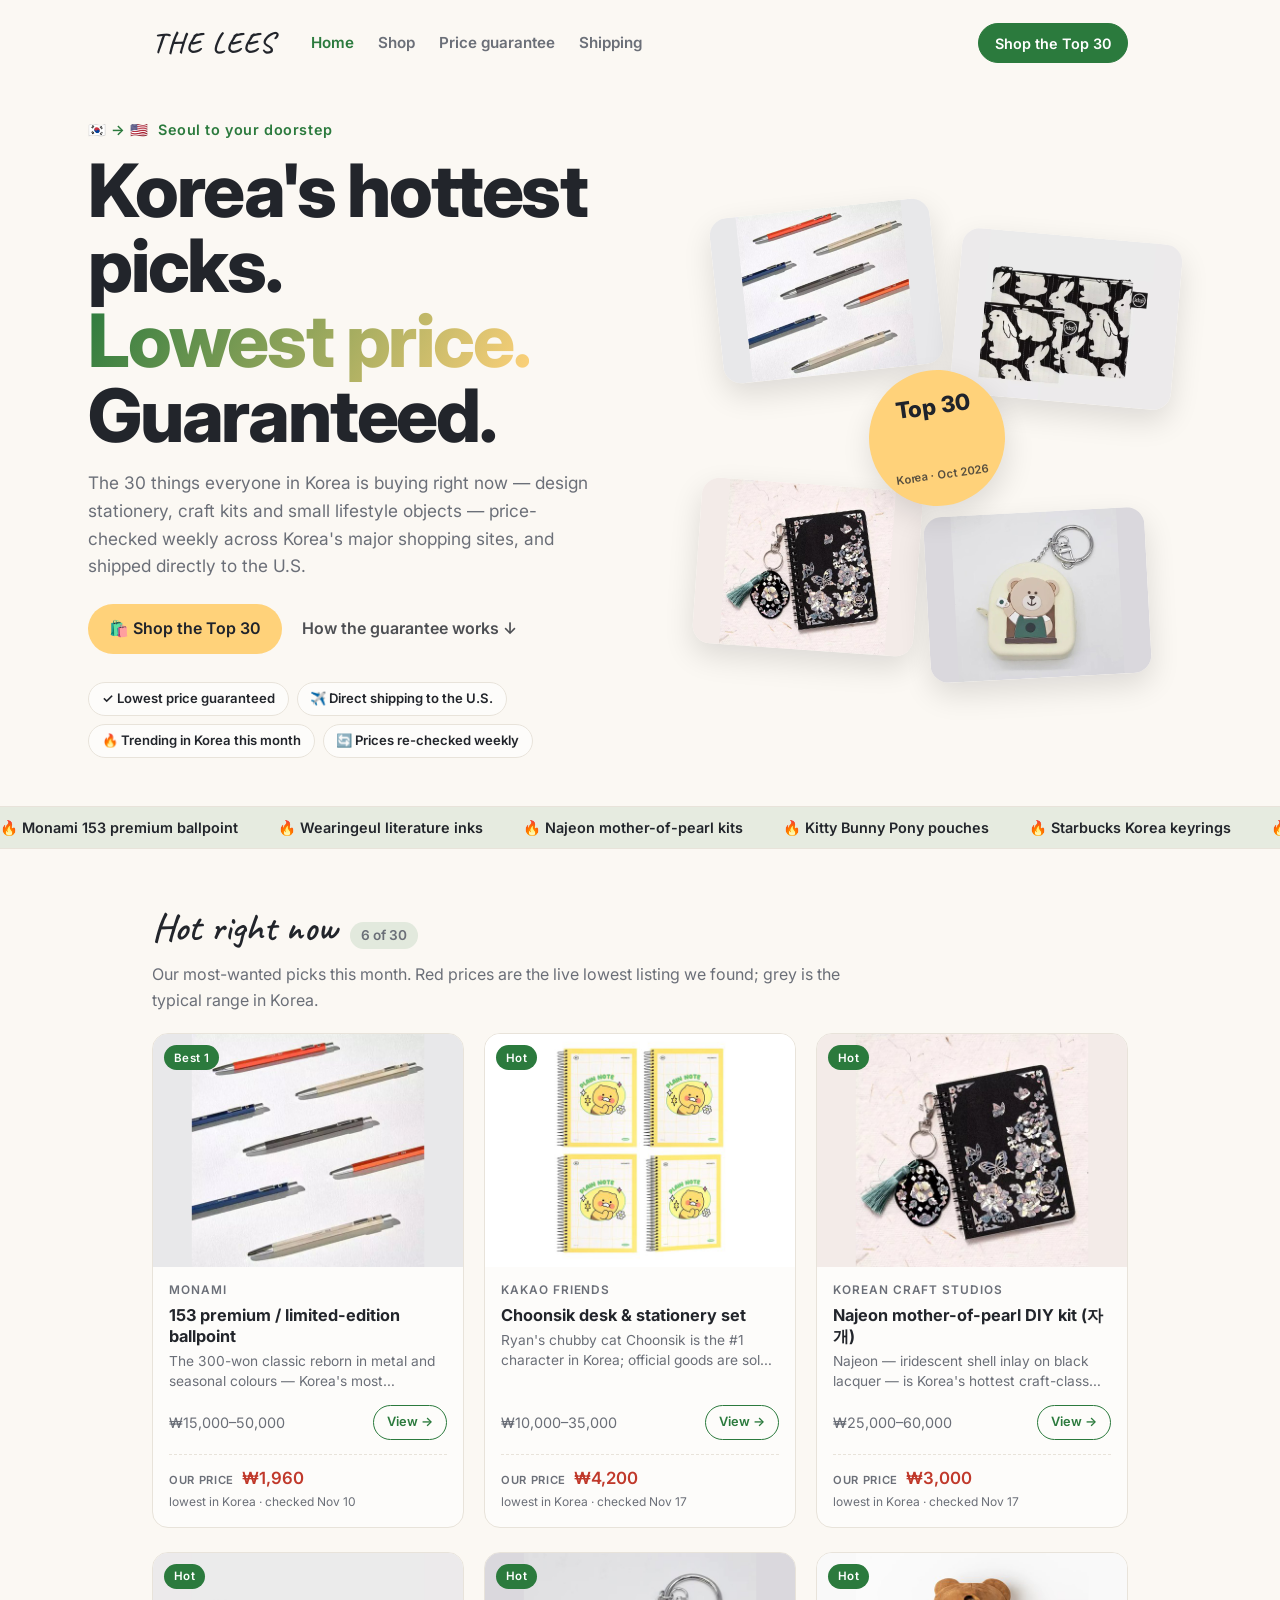
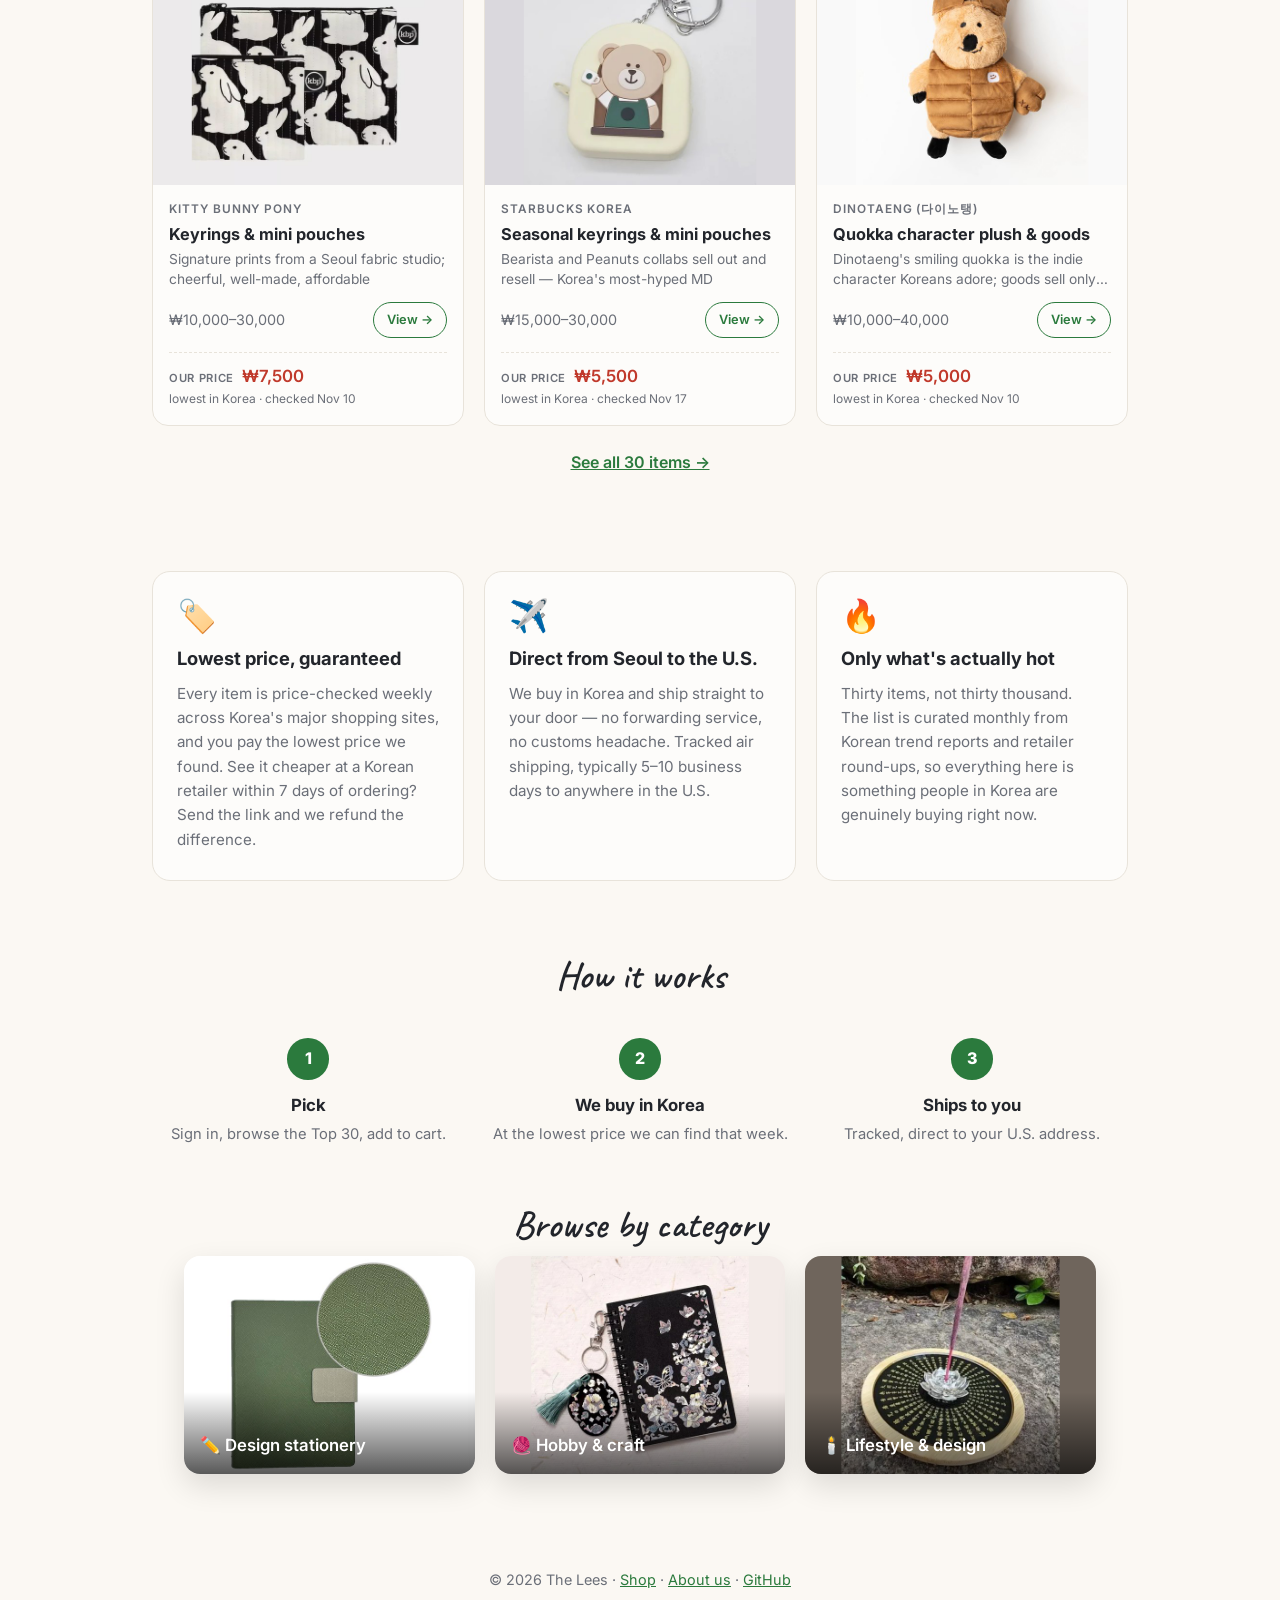
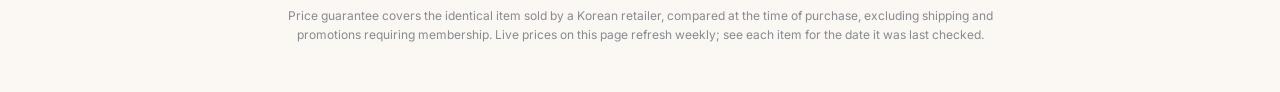
<file: index.html>
<!doctype html>
<html lang="en">
<head>
  <meta charset="utf-8">
  <meta name="viewport" content="width=device-width, initial-scale=1">
  <title>The Lees · Korea's hottest picks, lowest price guaranteed, shipped to the U.S.</title>
  <meta name="description" content="The most popular design stationery, craft kits and lifestyle goods in Korea right now — lowest price guaranteed, shipped directly from Seoul to your door in the U.S.">
  <link rel="preconnect" href="https://fonts.googleapis.com">
  <link href="https://fonts.googleapis.com/css2?family=Caveat:wght@600&family=Inter:wght@400;600;800&display=swap" rel="stylesheet">
  <link rel="stylesheet" href="style.css">
</head>
<body class="home">
  <header class="topbar">
    <a class="brand" href="index.html">The Lees</a>
    <nav>
      <a href="index.html" class="active">Home</a>
      <a href="shopping.html">Shop</a>
      <a href="#guarantee">Price guarantee</a>
      <a href="#shipping">Shipping</a>
    </nav>
    <a class="btn primary" href="shopping.html">Shop the Top 30</a>
  </header>

  <section class="store-hero">
    <div class="store-hero-text">
      <p class="kicker">🇰🇷 → 🇺🇸 &nbsp;Seoul to your doorstep</p>
      <h1>Korea's hottest picks.<br><span class="hl">Lowest price.</span><br>Guaranteed.</h1>
      <p class="sub">The 30 things everyone in Korea is buying right now — design stationery, craft kits and small lifestyle objects — price-checked weekly across Korea's major shopping sites, and shipped directly to the U.S.</p>
      <div class="hero-actions">
        <a class="cta" href="shopping.html">🛍️ Shop the Top 30</a>
        <a class="ghost" href="#guarantee">How the guarantee works ↓</a>
      </div>
      <ul class="trust">
        <li>✓ Lowest price guaranteed</li>
        <li>✈️ Direct shipping to the U.S.</li>
        <li>🔥 Trending in Korea this month</li>
        <li>🔄 Prices re-checked weekly</li>
      </ul>
    </div>
    <div class="store-hero-art" aria-hidden="true">
      <img class="float a" src="img/shop/s1.jpg" alt="">
      <img class="float b" src="img/shop/l6.jpg" alt="">
      <img class="float c" src="img/shop/c11.jpg" alt="">
      <img class="float d" src="img/shop/l9.jpg" alt="">
      <span class="sticker">Top 30<br><small>Korea · Oct 2026</small></span>
    </div>
  </section>

  <div class="ticker" aria-hidden="true">
    <div class="ticker-track">
      <span>🔥 Monami 153 premium ballpoint</span><span>🔥 Wearingeul literature inks</span><span>🔥 Najeon mother-of-pearl kits</span><span>🔥 Kitty Bunny Pony pouches</span><span>🔥 Starbucks Korea keyrings</span><span>🔥 Choonsik desk sets</span><span>🔥 29edition incense</span><span>🔥 Dinotaeng quokka plush</span>
      <span>🔥 Monami 153 premium ballpoint</span><span>🔥 Wearingeul literature inks</span><span>🔥 Najeon mother-of-pearl kits</span><span>🔥 Kitty Bunny Pony pouches</span><span>🔥 Starbucks Korea keyrings</span><span>🔥 Choonsik desk sets</span><span>🔥 29edition incense</span><span>🔥 Dinotaeng quokka plush</span>
    </div>
  </div>

  <section id="hot" class="shop">
    <div class="cat-head">
      <h2><span class="script">Hot right now</span></h2>
      <span class="count">6 of 30</span>
    </div>
    <p class="note">Our most-wanted picks this month. Red prices are the live lowest listing we found; grey is the typical range in Korea.</p>
    <div class="grid">
        <article class="card" data-id="s1">
        <div class="card-img"><span class="badge hot">Best 1</span><a href="product.html?id=s1"><img src="img/shop/s1.jpg" alt="" loading="lazy" width="640" height="480"></a></div>
        <div class="card-body">
          <p class="brand">Monami</p>
          <h3><a href="product.html?id=s1">153 premium / limited-edition ballpoint</a></h3>
          <p class="why">The 300-won classic reborn in metal and seasonal colours — Korea&#x27;s most collectible pen</p>
          <div class="card-foot"><span class="price">₩15,000–50,000</span><a class="add" href="product.html?id=s1">View →</a></div>
        </div>
      </article>
      <article class="card" data-id="s13">
        <div class="card-img"><span class="badge hot">Hot</span><a href="product.html?id=s13"><img src="img/shop/s13.jpg" alt="" loading="lazy" width="640" height="480"></a></div>
        <div class="card-body">
          <p class="brand">Kakao Friends</p>
          <h3><a href="product.html?id=s13">Choonsik desk &amp; stationery set</a></h3>
          <p class="why">Ryan&#x27;s chubby cat Choonsik is the #1 character in Korea; official goods are sold only in Kakao Friends stores</p>
          <div class="card-foot"><span class="price">₩10,000–35,000</span><a class="add" href="product.html?id=s13">View →</a></div>
        </div>
      </article>
      <article class="card" data-id="c11">
        <div class="card-img"><span class="badge hot">Hot</span><a href="product.html?id=c11"><img src="img/shop/c11.jpg" alt="" loading="lazy" width="640" height="480"></a></div>
        <div class="card-body">
          <p class="brand">Korean craft studios</p>
          <h3><a href="product.html?id=c11">Najeon mother-of-pearl DIY kit (자개)</a></h3>
          <p class="why">Najeon — iridescent shell inlay on black lacquer — is Korea&#x27;s hottest craft-class trend, now in take-home kits</p>
          <div class="card-foot"><span class="price">₩25,000–60,000</span><a class="add" href="product.html?id=c11">View →</a></div>
        </div>
      </article>
      <article class="card" data-id="l6">
        <div class="card-img"><span class="badge hot">Hot</span><a href="product.html?id=l6"><img src="img/shop/l6.jpg" alt="" loading="lazy" width="640" height="480"></a></div>
        <div class="card-body">
          <p class="brand">Kitty Bunny Pony</p>
          <h3><a href="product.html?id=l6">Keyrings &amp; mini pouches</a></h3>
          <p class="why">Signature prints from a Seoul fabric studio; cheerful, well-made, affordable</p>
          <div class="card-foot"><span class="price">₩10,000–30,000</span><a class="add" href="product.html?id=l6">View →</a></div>
        </div>
      </article>
      <article class="card" data-id="l9">
        <div class="card-img"><span class="badge hot">Hot</span><a href="product.html?id=l9"><img src="img/shop/l9.jpg" alt="" loading="lazy" width="640" height="480"></a></div>
        <div class="card-body">
          <p class="brand">Starbucks Korea</p>
          <h3><a href="product.html?id=l9">Seasonal keyrings &amp; mini pouches</a></h3>
          <p class="why">Bearista and Peanuts collabs sell out and resell — Korea&#x27;s most-hyped MD</p>
          <div class="card-foot"><span class="price">₩15,000–30,000</span><a class="add" href="product.html?id=l9">View →</a></div>
        </div>
      </article>
      <article class="card" data-id="l14">
        <div class="card-img"><span class="badge hot">Hot</span><a href="product.html?id=l14"><img src="img/shop/l14.jpg" alt="" loading="lazy" width="640" height="480"></a></div>
        <div class="card-body">
          <p class="brand">Dinotaeng (다이노탱)</p>
          <h3><a href="product.html?id=l14">Quokka character plush &amp; goods</a></h3>
          <p class="why">Dinotaeng&#x27;s smiling quokka is the indie character Koreans adore; goods sell only through Korean stores and pop-ups</p>
          <div class="card-foot"><span class="price">₩10,000–40,000</span><a class="add" href="product.html?id=l14">View →</a></div>
        </div>
      </article>
    </div>
    <p class="teaser-more"><a href="shopping.html">See all 30 items →</a></p>
  </section>

  <section id="guarantee" class="pillars">
    <div class="pillar">
      <div class="pillar-icon">🏷️</div>
      <h3>Lowest price, guaranteed</h3>
      <p>Every item is price-checked weekly across Korea's major shopping sites, and you pay the lowest price we found. See it cheaper at a Korean retailer within 7 days of ordering? Send the link and we refund the difference.</p>
    </div>
    <div class="pillar" id="shipping">
      <div class="pillar-icon">✈️</div>
      <h3>Direct from Seoul to the U.S.</h3>
      <p>We buy in Korea and ship straight to your door — no forwarding service, no customs headache. Tracked air shipping, typically 5–10 business days to anywhere in the U.S.</p>
    </div>
    <div class="pillar">
      <div class="pillar-icon">🔥</div>
      <h3>Only what's actually hot</h3>
      <p>Thirty items, not thirty thousand. The list is curated monthly from Korean trend reports and retailer round-ups, so everything here is something people in Korea are genuinely buying right now.</p>
    </div>
  </section>

  <section class="steps">
    <h2><span class="script">How it works</span></h2>
    <ol>
      <li><span class="num">1</span><h3>Pick</h3><p>Sign in, browse the Top 30, add to cart.</p></li>
      <li><span class="num">2</span><h3>We buy in Korea</h3><p>At the lowest price we can find that week.</p></li>
      <li><span class="num">3</span><h3>Ships to you</h3><p>Tracked, direct to your U.S. address.</p></li>
    </ol>
  </section>

  <section class="teaser">
    <h2><span class="script">Browse by category</span></h2>
    <div class="teaser-grid">
      <a href="shopping.html#stationery"><img src="img/shop/s3.jpg" alt=""><span>✏️ Design stationery</span></a>
      <a href="shopping.html#craft"><img src="img/shop/c11.jpg" alt=""><span>🧶 Hobby &amp; craft</span></a>
      <a href="shopping.html#lifestyle"><img src="img/shop/l3.jpg" alt=""><span>🕯️ Lifestyle &amp; design</span></a>
    </div>
  </section>

  <footer>
    <p>© <span id="year"></span> The Lees · <a href="shopping.html">Shop</a> · <a href="family.html">About us</a> · <a href="https://github.com/wckorealsh">GitHub</a></p>
    <p class="fine">Price guarantee covers the identical item sold by a Korean retailer, compared at the time of purchase, excluding shipping and promotions requiring membership. Live prices on this page refresh weekly; see each item for the date it was last checked.</p>
  </footer>
  <script>document.getElementById('year').textContent = new Date().getFullYear();</script>
  <script src="js/prices.js"></script>
</body>
</html>
</file>
<file: style.css>
:root {
  --bg: #fbf8f3;
  --fg: #22252b;
  --muted: #6b6f78;
  --accent: #2b7a3d;
  --paper: #ffffff;
  --border: #e8e3da;
  --shadow: 0 12px 30px rgba(0,0,0,.12);
}
@media (prefers-color-scheme: dark) {
  :root {
    --bg: #14161b;
    --fg: #ece9e3;
    --muted: #9ea3ad;
    --accent: #7fd296;
    --paper: #f3f0ea;
    --border: #2a2e36;
    --shadow: 0 12px 30px rgba(0,0,0,.5);
  }
}

* { box-sizing: border-box; }
html { scroll-behavior: smooth; }
body {
  margin: 0;
  font-family: Inter, -apple-system, BlinkMacSystemFont, "Segoe UI", Roboto, sans-serif;
  line-height: 1.6;
  color: var(--fg);
  background: var(--bg);
}
a { color: var(--accent); }
.script { font-family: Caveat, cursive; font-size: 2.4rem; font-weight: 600; }

/* ---------- hero ---------- */
.hero { min-height: 100vh; display: grid; grid-template-columns: minmax(0, 1fr) minmax(0, 1.15fr); background: #1f232b; }
.hero-img { width: 100%; height: 100%; min-height: 60vh; object-fit: cover; object-position: center 30%; grid-column: 2; grid-row: 1; animation: kenburns 18s ease-out forwards; }
@keyframes kenburns { from { transform: scale(1.06); } to { transform: scale(1); } }
.hero-overlay { grid-column: 2; grid-row: 1; pointer-events: none; background: linear-gradient(to right, #1f232b 0%, rgba(31,35,43,0) 14%); }
.hero-text { grid-column: 1; grid-row: 1; color: #fff; padding: 4rem 3rem 5rem; display: flex; flex-direction: column; justify-content: center; position: relative; animation: rise 1.2s ease-out both .3s; }
@keyframes rise { from { opacity: 0; transform: translateY(18px); } to { opacity: 1; transform: none; } }
.eyebrow { margin: 0; font-family: Caveat, cursive; font-size: 2rem; color: #ffd27a; }
.hero h1 { margin: 0; font-size: clamp(3rem, 7vw, 6rem); line-height: 1; letter-spacing: -.02em; }
.sub { margin: 1rem 0 0; font-size: 1.1rem; opacity: .85; max-width: 26rem; }
.cta { display: inline-block; margin-top: 1.75rem; align-self: flex-start; background: #ffd27a; color: #1f232b; text-decoration: none; font-weight: 600; padding: .75rem 1.3rem; border-radius: 999px; transition: transform .2s, box-shadow .2s; }
.cta:hover { transform: translateY(-2px); box-shadow: 0 8px 20px rgba(255,210,122,.35); }
.scroll { position: absolute; left: 3rem; bottom: 1.5rem; color: #fff; text-decoration: none; font-size: 1.6rem; animation: bob 1.8s ease-in-out infinite; }
@keyframes bob { 0%,100% { transform: translateY(0); } 50% { transform: translateY(6px); } }
@media (max-width: 760px) {
  .hero { grid-template-columns: 1fr; grid-template-rows: auto auto; }
  .hero-img, .hero-overlay { grid-column: 1; grid-row: 1; }
  .hero-overlay { background: linear-gradient(to bottom, rgba(31,35,43,0) 70%, #1f232b 100%); }
  .hero-text { grid-column: 1; grid-row: 2; padding: 1.5rem 1.5rem 3.5rem; }
  .scroll { left: 1.5rem; bottom: 1rem; }
}

/* ---------- sections ---------- */
section.family, section.moments { max-width: 60rem; margin: 0 auto; padding: 4.5rem 1.5rem 1rem; }
h2 { margin: 0; text-align: center; }
.lead { text-align: center; color: var(--muted); margin: .25rem 0 2.5rem; }

/* member cards */
.members { list-style: none; margin: 0; padding: 0; display: grid; gap: 1.25rem; grid-template-columns: repeat(auto-fit, minmax(13rem, 1fr)); }
.member { text-align: center; padding: 1.5rem 1rem; border-radius: 16px; background: color-mix(in srgb, var(--paper) 55%, var(--bg)); border: 1px solid var(--border); transition: transform .25s ease, box-shadow .25s ease; }
.member:hover { transform: translateY(-6px) rotate(-.5deg); box-shadow: var(--shadow); }
.avatar { width: 84px; height: 84px; margin: 0 auto 1rem; border-radius: 50%; background: var(--bg, #ddd); display: grid; place-items: center; font-size: 2.2rem; box-shadow: inset 0 -6px 0 rgba(0,0,0,.08); }
.member h3 { margin: 0 0 .35rem; font-size: 1.1rem; }
.member p { margin: 0; color: var(--muted); font-size: .95rem; }

/* polaroids */
.polaroids { display: flex; flex-wrap: wrap; justify-content: center; gap: 2rem; padding: 1rem 0 3rem; }
.polaroid { margin: 0; width: 15rem; background: var(--paper); padding: .8rem .8rem 1rem; box-shadow: var(--shadow); transform: rotate(var(--tilt, 0deg)); transition: transform .3s ease; color: #333; }
.polaroid:hover { transform: rotate(0deg) scale(1.04); z-index: 1; }
.polaroid img, .polaroid .ph { width: 100%; aspect-ratio: 1 / 1.1; object-fit: cover; display: block; background: #e9e5de; }
.polaroid .ph { display: grid; place-items: center; text-align: center; color: #9a948a; font-family: Caveat, cursive; font-size: 1.5rem; line-height: 1.2; }
.polaroid figcaption { font-family: Caveat, cursive; font-size: 1.3rem; text-align: center; margin-top: .6rem; }

.teaser { max-width: 60rem; margin: 0 auto; padding: 2rem 1.5rem 3rem; }
.teaser-grid { display: grid; gap: 1.25rem; grid-template-columns: repeat(auto-fit, minmax(14rem, 1fr)); }
.teaser-grid a { position: relative; display: block; aspect-ratio: 4 / 3; border-radius: 16px; overflow: hidden; text-decoration: none; box-shadow: var(--shadow); }
.teaser-grid img { width: 100%; height: 100%; object-fit: cover; display: block; transition: transform .5s ease; }
.teaser-grid a:hover img { transform: scale(1.06); }
.teaser-grid span { position: absolute; inset: auto 0 0 0; padding: 2.5rem 1rem .9rem; color: #fff; font-weight: 600; font-size: 1.05rem; background: linear-gradient(to top, rgba(0,0,0,.65), rgba(0,0,0,0)); }
.teaser-more { text-align: center; margin: 1.5rem 0 0; font-weight: 600; }
footer { text-align: center; padding: 2rem 1.25rem 3rem; color: var(--muted); font-size: .9rem; }

@media (prefers-reduced-motion: reduce) { .hero-img, .hero-text, .scroll { animation: none; } }

/* ---------- inner pages ---------- */
.topbar { max-width: 64rem; margin: 0 auto; padding: 1.25rem 1.5rem; display: flex; justify-content: space-between; align-items: center; }
.topbar .brand { font-family: Caveat, cursive; font-size: 1.8rem; font-weight: 600; color: var(--fg); text-decoration: none; }
.topbar nav a { margin-left: 1.25rem; color: var(--muted); text-decoration: none; font-weight: 600; font-size: .95rem; }
.topbar nav a.active, .topbar nav a:hover { color: var(--accent); }
.hero-nav { position: absolute; top: 1.25rem; right: 1.5rem; z-index: 2; }
.hero-nav a { color: #fff; text-decoration: none; font-weight: 600; font-size: .95rem; padding: .4rem .9rem; border: 1px solid rgba(255,255,255,.5); border-radius: 999px; backdrop-filter: blur(4px); }
.hero-nav a:hover { background: rgba(255,255,255,.15); }
.hero { position: relative; }

.shop { max-width: 64rem; margin: 0 auto; padding: 1rem 1.5rem 3rem; }
.shop h1 { margin: 0 0 .5rem; font-size: clamp(2.2rem, 5vw, 3.2rem); letter-spacing: -.02em; }
.eyebrow.dark { color: var(--accent); }
.lead.left { text-align: left; max-width: 46rem; margin: 0 0 1.5rem; }
.toc { display: flex; flex-wrap: wrap; gap: .6rem; margin-bottom: 1rem; }
.toc a { text-decoration: none; color: var(--fg); background: color-mix(in srgb, var(--fg) 7%, transparent); border: 1px solid var(--border); border-radius: 999px; padding: .4rem .9rem; font-size: .9rem; font-weight: 600; }
.toc a:hover { border-color: var(--accent); color: var(--accent); }
.shop section { padding: 2.5rem 0 0; }
.shop h2 { text-align: left; }
.note { color: var(--muted); margin: .25rem 0 1rem; max-width: 46rem; }

/* product cards */
.cat-head { display: flex; align-items: baseline; gap: .8rem; }
.count { white-space: nowrap; color: var(--muted); font-size: .85rem; font-weight: 600; background: color-mix(in srgb, var(--accent) 12%, transparent); border-radius: 999px; padding: .15rem .7rem; }
.grid { display: grid; gap: 1.5rem 1.25rem; grid-template-columns: repeat(auto-fill, minmax(15rem, 1fr)); margin-top: 1.25rem; }
.card { background: color-mix(in srgb, var(--paper) 55%, var(--bg)); border: 1px solid var(--border); border-radius: 16px; overflow: hidden; display: flex; flex-direction: column; transition: transform .25s ease, box-shadow .25s ease; }
.card:hover { transform: translateY(-5px); box-shadow: var(--shadow); }
.card-img { position: relative; aspect-ratio: 4 / 3; overflow: hidden; background: #e9e5de; }
.card-img img { width: 100%; height: 100%; object-fit: cover; display: block; transition: transform .5s ease; }
.card:hover .card-img img { transform: scale(1.05); }
.badge { position: absolute; top: .7rem; left: .7rem; z-index: 1; font-size: .72rem; font-weight: 600; letter-spacing: .04em; padding: .2rem .6rem; border-radius: 999px; background: rgba(255,255,255,.92); color: #333; }
.badge.hot { background: var(--accent); color: #fff; }
.card-body { padding: .9rem 1rem 1rem; display: flex; flex-direction: column; gap: .3rem; flex: 1; }
.brand { margin: 0; font-size: .74rem; text-transform: uppercase; letter-spacing: .08em; color: var(--muted); font-weight: 600; }
.card h3 { margin: 0; font-size: 1.02rem; line-height: 1.3; }
.why { margin: 0; color: var(--muted); font-size: .86rem; line-height: 1.45; display: -webkit-box; -webkit-line-clamp: 2; -webkit-box-orient: vertical; overflow: hidden; }
.card-foot { display: flex; justify-content: space-between; align-items: center; margin-top: auto; padding-top: .5rem; }
.price { font-weight: 600; font-size: 1.02rem; color: var(--accent); }
.cart { width: 2rem; height: 2rem; border-radius: 50%; border: 1px solid var(--border); display: grid; place-items: center; color: var(--muted); font-size: .95rem; transition: all .2s; }
.card:hover .cart { border-color: var(--accent); color: var(--accent); }
.where { margin: 0; display: flex; flex-wrap: wrap; gap: .3rem; }
.where span { font-size: .7rem; color: var(--muted); background: color-mix(in srgb, var(--fg) 6%, transparent); border-radius: 6px; padding: .1rem .45rem; }
@media (max-width: 480px) { .grid { grid-template-columns: repeat(2, 1fr); gap: 1rem .75rem; } .price { font-size: .9rem; } .card h3 { font-size: .95rem; } .card-body { padding: .7rem .75rem .85rem; } .why { display: none; } .cart { display: none; } }

.sources { margin-top: 3rem; }
.sources h3 { margin: 0 0 .5rem; font-size: 1rem; color: var(--muted); }
.sources ul { margin: 0; padding-left: 1.2rem; color: var(--muted); font-size: .88rem; columns: 2; column-gap: 2rem; }
.sources li { break-inside: avoid; margin-bottom: .25rem; }
@media (max-width: 760px) { .sources ul { columns: 1; } }
.note.small { font-size: .85rem; }
.credits ul { columns: 3; font-size: .78rem; }
@media (max-width: 760px) { .credits ul { columns: 1; } }

/* ---------- account + cart ---------- */
.topbar { gap: 1rem; }
.acct { display: flex; align-items: center; gap: .6rem; font-size: .9rem; margin-left: auto; }
.topbar nav { margin-left: auto; }
.topbar nav + .acct { margin-left: 0; }
.btn { font: inherit; font-weight: 600; font-size: .9rem; padding: .45rem 1rem; border-radius: 999px; border: 1px solid var(--border); background: var(--paper); color: #22252b; cursor: pointer; }
.btn.primary { background: var(--accent); border-color: var(--accent); color: #fff; }
.btn.google { width: 100%; }
.link { font: inherit; background: none; border: 0; color: var(--accent); cursor: pointer; padding: 0; font-weight: 600; }
.link.small { font-size: .82rem; font-weight: 400; margin-top: .9rem; }
.icon-btn { position: relative; font: inherit; font-size: 1.2rem; background: none; border: 0; cursor: pointer; color: var(--fg); padding: .2rem .3rem; }
.pill { position: absolute; top: -.3rem; right: -.4rem; background: var(--accent); color: #fff; font-size: .65rem; font-weight: 600; border-radius: 999px; min-width: 1.1rem; height: 1.1rem; display: grid; place-items: center; padding: 0 .25rem; }
#user-name { color: var(--muted); }
.banner { max-width: 64rem; margin: 0 auto; padding: .6rem 1.5rem; color: #8a5a00; background: #fff3d6; border-radius: 10px; font-size: .88rem; }
.add { font: inherit; font-size: .8rem; font-weight: 600; padding: .4rem .8rem; border-radius: 999px; border: 1px solid var(--accent); background: transparent; color: var(--accent); cursor: pointer; transition: all .2s; }
.add:hover, .add.done { background: var(--accent); color: #fff; }

dialog { border: 0; border-radius: 16px; padding: 1.5rem; width: min(22rem, 92vw); background: var(--paper); color: #22252b; box-shadow: var(--shadow); }
dialog::backdrop { background: rgba(0,0,0,.45); }
dialog h3 { margin: 0 0 1rem; }
dialog input { width: 100%; font: inherit; padding: .6rem .8rem; border: 1px solid #ddd; border-radius: 10px; margin-bottom: .6rem; background: #fff; color: #22252b; }
dialog .or { text-align: center; color: #888; font-size: .8rem; margin: .8rem 0; }
dialog .row { display: flex; justify-content: space-between; align-items: center; margin-top: .4rem; }
dialog .err { color: #c0392b; font-size: .85rem; min-height: 1.2em; margin: 0 0 .4rem; }

#backdrop { position: fixed; inset: 0; background: rgba(0,0,0,.4); z-index: 20; }
.drawer { position: fixed; top: 0; right: 0; height: 100vh; width: min(24rem, 100vw); background: var(--bg); color: var(--fg); z-index: 21; transform: translateX(100%); transition: transform .3s ease; display: flex; flex-direction: column; padding: 1.25rem; box-shadow: var(--shadow); }
.drawer.open { transform: none; }
.drawer header { display: flex; justify-content: space-between; align-items: center; }
.drawer header h3 { margin: 0; }
#cart-list { list-style: none; margin: 0; padding: 0; flex: 1; overflow-y: auto; }
#cart-list li { display: grid; grid-template-columns: 56px 1fr auto auto; gap: .7rem; align-items: center; padding: .7rem 0; border-bottom: 1px solid var(--border); }
#cart-list img { width: 56px; height: 56px; object-fit: cover; border-radius: 8px; }
#cart-list h4 { margin: 0; font-size: .9rem; line-height: 1.25; }
#cart-list .price { font-size: .82rem; }
.qty { display: flex; align-items: center; gap: .3rem; }
.qty button, .rm { font: inherit; width: 1.6rem; height: 1.6rem; border-radius: 50%; border: 1px solid var(--border); background: var(--paper); color: #22252b; cursor: pointer; }
.rm { color: var(--muted); border: 0; background: none; font-size: 1.2rem; }
.drawer footer { display: flex; justify-content: space-between; padding: 1rem 0 .3rem; font-size: 1.05rem; border-top: 2px solid var(--border); margin-top: .5rem; color: var(--fg); }
@media (max-width: 760px) { .topbar { flex-wrap: wrap; } #user-name { display: none; } }
[hidden] { display: none !important; }

/* live price block */
.deal { border-top: 1px dashed var(--border); margin-top: .6rem; padding-top: .6rem; display: flex; flex-direction: column; gap: .35rem; }
.deal-best { display: grid; grid-template-columns: auto 1fr; gap: 0 .5rem; align-items: baseline; text-decoration: none; color: inherit; }
.deal-label { font-size: .7rem; text-transform: uppercase; letter-spacing: .06em; color: var(--muted); font-weight: 600; }
.deal-label.muted { font-weight: 400; text-transform: none; letter-spacing: 0; }
.deal-price { font-weight: 600; font-size: 1.05rem; color: #c0392b; }
.deal-meta { grid-column: 1 / -1; font-size: .75rem; color: var(--muted); }
.price { color: var(--muted); font-weight: 400; font-size: .9rem; }

/* ---------- storefront home ---------- */
.home .topbar .btn.primary { text-decoration: none; margin-left: auto; white-space: nowrap; }
.home .topbar nav { margin-left: 0; }
.store-hero { max-width: 72rem; margin: 0 auto; padding: 2rem 1.5rem 3rem; display: grid; grid-template-columns: minmax(0, 1.1fr) minmax(0, 1fr); gap: 2rem; align-items: center; }
.store-hero-text { animation: rise 1s ease-out both .1s; }
.kicker { margin: 0 0 .75rem; font-weight: 600; color: var(--accent); letter-spacing: .04em; font-size: .9rem; }
.store-hero h1 { margin: 0; font-size: clamp(2.6rem, 6vw, 4.6rem); line-height: 1.02; letter-spacing: -.03em; font-weight: 800; }
.store-hero .hl { background: linear-gradient(120deg, var(--accent), #ffd27a); -webkit-background-clip: text; background-clip: text; color: transparent; }
.store-hero .sub { opacity: 1; color: var(--muted); max-width: 32rem; font-size: 1.08rem; }
.hero-actions { display: flex; flex-wrap: wrap; gap: .75rem 1.25rem; align-items: center; margin-top: 1.5rem; }
.hero-actions .cta { margin-top: 0; }
.ghost { color: var(--fg); text-decoration: none; font-weight: 600; opacity: .8; }
.ghost:hover { opacity: 1; color: var(--accent); }
.trust { list-style: none; margin: 1.75rem 0 0; padding: 0; display: flex; flex-wrap: wrap; gap: .5rem; }
.trust li { font-size: .82rem; font-weight: 600; padding: .35rem .8rem; border-radius: 999px; border: 1px solid var(--border); background: color-mix(in srgb, var(--paper) 55%, var(--bg)); }
.store-hero-art { position: relative; aspect-ratio: 1; max-width: 30rem; margin: 0 auto; width: 100%; }
.store-hero-art .float { position: absolute; width: 46%; aspect-ratio: 4 / 3; object-fit: cover; border-radius: 18px; box-shadow: var(--shadow); animation: drift 7s ease-in-out infinite; }
.store-hero-art .a { top: 2%; left: 4%; transform: rotate(-6deg); }
.store-hero-art .b { top: 8%; right: 0; transform: rotate(5deg); animation-delay: -2s; }
.store-hero-art .c { bottom: 6%; left: 0; transform: rotate(4deg); animation-delay: -4s; }
.store-hero-art .d { bottom: 0; right: 6%; transform: rotate(-3deg); animation-delay: -1s; }
@keyframes drift { 0%, 100% { translate: 0 0; } 50% { translate: 0 -10px; } }
.sticker { position: absolute; top: 50%; left: 50%; translate: -50% -50%; width: 8.5rem; height: 8.5rem; border-radius: 50%; display: grid; place-items: center; text-align: center; background: #ffd27a; color: #1f232b; font-weight: 800; font-size: 1.4rem; line-height: 1.05; box-shadow: var(--shadow); rotate: -8deg; }
.sticker small { display: block; font-weight: 600; font-size: .7rem; margin-top: .3rem; opacity: .75; }
.ticker { overflow: hidden; border-top: 1px solid var(--border); border-bottom: 1px solid var(--border); background: color-mix(in srgb, var(--accent) 10%, transparent); padding: .55rem 0; }
.ticker-track { display: flex; gap: 2.5rem; width: max-content; animation: ticker 40s linear infinite; font-weight: 600; font-size: .9rem; white-space: nowrap; }
@keyframes ticker { to { transform: translateX(-50%); } }
.home .shop { padding-top: 3rem; }
.home .add { text-decoration: none; }
.pillars { max-width: 64rem; margin: 0 auto; padding: 3rem 1.5rem 1rem; display: grid; gap: 1.25rem; grid-template-columns: repeat(auto-fit, minmax(16rem, 1fr)); }
.pillar { padding: 1.75rem 1.5rem; border-radius: 18px; border: 1px solid var(--border); background: color-mix(in srgb, var(--paper) 55%, var(--bg)); }
.pillar-icon { font-size: 2rem; line-height: 1; margin-bottom: .75rem; }
.pillar h3 { margin: 0 0 .5rem; font-size: 1.15rem; }
.pillar p { margin: 0; color: var(--muted); font-size: .95rem; }
.steps { max-width: 64rem; margin: 0 auto; padding: 3rem 1.5rem 1rem; }
.steps ol { list-style: none; margin: 2rem 0 0; padding: 0; display: grid; gap: 1.25rem; grid-template-columns: repeat(auto-fit, minmax(14rem, 1fr)); counter-reset: step; }
.steps li { text-align: center; }
.num { display: grid; place-items: center; width: 2.6rem; height: 2.6rem; margin: 0 auto .75rem; border-radius: 50%; background: var(--accent); color: #fff; font-weight: 800; }
.steps h3 { margin: 0 0 .25rem; font-size: 1.05rem; }
.steps p { margin: 0; color: var(--muted); font-size: .92rem; }
.fine { max-width: 48rem; margin: .75rem auto 0; font-size: .75rem; opacity: .8; }
@media (max-width: 860px) {
  .store-hero { grid-template-columns: 1fr; padding-top: 1rem; }
  .store-hero-art { max-width: 22rem; order: -1; }
  .home .topbar nav a:not(:first-child):not(:nth-child(2)) { display: none; }
}
@media (prefers-reduced-motion: reduce) { .store-hero-art .float, .ticker-track, .store-hero-text { animation: none; } }
.home .add { white-space: nowrap; }
@media (max-width: 480px) { .home .add { padding: .3rem .55rem; font-size: .72rem; } }
@media (prefers-color-scheme: dark) { .btn.primary { color: #14161b; } }

/* ---------- product detail ---------- */
.product { max-width: 64rem; margin: 0 auto; padding: .5rem 1.5rem 3rem; }
.crumbs { font-size: .85rem; color: var(--muted); margin: .5rem 0 1.5rem; }
.crumbs a { color: var(--muted); text-decoration: none; }
.crumbs a:hover { color: var(--accent); }
.p-top { display: grid; grid-template-columns: minmax(0, 1fr) minmax(0, 1fr); gap: 2.5rem; align-items: start; }
.p-gallery { margin: 0; }
.p-img { position: relative; aspect-ratio: 4 / 3; border-radius: 20px; overflow: hidden; background: #e9e5de; box-shadow: var(--shadow); }
.p-img img { width: 100%; height: 100%; object-fit: cover; display: block; }
.p-thumbs { display: grid; grid-template-columns: repeat(4, 1fr); gap: .6rem; margin-top: .7rem; }
.p-thumbs button { padding: 0; border: 2px solid transparent; border-radius: 12px; overflow: hidden; background: #e9e5de; aspect-ratio: 4 / 3; cursor: pointer; opacity: .75; transition: opacity .2s, border-color .2s; }
.p-thumbs button img { width: 100%; height: 100%; object-fit: cover; display: block; }
.p-thumbs button:hover, .p-thumbs button.on { opacity: 1; border-color: var(--accent); }
.p-gallery figcaption { display: flex; flex-wrap: wrap; gap: .5rem; margin-top: .9rem; }
.p-gallery .badge { position: static; font-size: .78rem; }
.chip { font-size: .78rem; font-weight: 600; padding: .25rem .7rem; border-radius: 999px; border: 1px solid var(--border); color: var(--muted); }
.p-buy h1 { margin: 0 0 .4rem; font-size: clamp(1.7rem, 3.4vw, 2.4rem); line-height: 1.12; letter-spacing: -.02em; }
.tagline { margin: 0 0 1.25rem; font-family: Caveat, cursive; font-size: 1.6rem; color: var(--accent); line-height: 1.2; }
.p-price { display: grid; grid-template-columns: auto 1fr; gap: 1.25rem; align-items: end; padding: 1rem 1.1rem; border-radius: 16px; background: color-mix(in srgb, var(--paper) 55%, var(--bg)); border: 1px solid var(--border); }
.p-low, .p-typical { display: flex; flex-direction: column; gap: .15rem; }
.deal-price.big { font-size: 2rem; line-height: 1; }
.save { align-self: flex-start; font-size: .72rem; font-weight: 600; color: #fff; background: #c0392b; border-radius: 999px; padding: .1rem .55rem; margin: .25rem 0; }
.p-typical span:last-child { font-weight: 600; color: var(--muted); }
.p-bar { margin: 1.25rem 0 0; }
.p-bar .track { position: relative; height: 10px; border-radius: 999px; background: color-mix(in srgb, var(--fg) 10%, transparent); margin: 1rem 0 .4rem; }
.p-bar .fill { position: absolute; top: 0; bottom: 0; border-radius: 999px; background: color-mix(in srgb, var(--accent) 45%, transparent); }
.p-bar .dot { position: absolute; top: 50%; width: 16px; height: 16px; border-radius: 50%; translate: -50% -50%; background: var(--paper); border: 3px solid var(--muted); box-shadow: 0 2px 6px rgba(0,0,0,.2); }
.p-bar .dot.best { border-color: #c0392b; width: 20px; height: 20px; z-index: 1; }
.p-bar .ticks { display: flex; justify-content: space-between; font-size: .72rem; color: var(--muted); }
.p-bar .legend { margin: .4rem 0 0; font-size: .72rem; color: var(--muted); }
.sw { display: inline-block; width: 10px; height: 10px; border-radius: 50%; vertical-align: -1px; }
.sw-fill { border-radius: 3px; width: 16px; background: color-mix(in srgb, var(--accent) 45%, transparent); }
.sw-dot { border: 2px solid var(--muted); background: var(--paper); }
.sw-best { border-color: #c0392b; }
.p-cart { display: flex; gap: .75rem; align-items: stretch; margin-top: 1.5rem; }
.p-cart .qty { border: 1px solid var(--border); border-radius: 999px; padding: .2rem; gap: 0; }
.p-cart .qty button { border: 0; background: none; color: var(--fg); width: 2.2rem; height: 2.2rem; font-size: 1.1rem; }
.p-cart input { width: 2.2rem; text-align: center; border: 0; background: none; font: inherit; font-weight: 600; color: var(--fg); -moz-appearance: textfield; }
.p-cart input::-webkit-outer-spin-button, .p-cart input::-webkit-inner-spin-button { -webkit-appearance: none; }
.add.primary { flex: 1; font-size: 1rem; padding: .7rem 1.4rem; background: var(--accent); color: #fff; }
.add.primary:hover { filter: brightness(1.08); }
.p-promise { list-style: none; margin: 1.25rem 0 0; padding: 0; display: grid; gap: .45rem; font-size: .88rem; color: var(--muted); }
.p-promise b { color: var(--fg); }
.p-highlights { display: grid; gap: 1rem; grid-template-columns: repeat(auto-fit, minmax(11rem, 1fr)); margin-top: 3rem; }
.hl-card { padding: 1.1rem 1.1rem 1rem; border-radius: 16px; border: 1px solid var(--border); background: color-mix(in srgb, var(--paper) 55%, var(--bg)); }
.hl-icon { font-size: 1.6rem; line-height: 1; display: block; margin-bottom: .5rem; }
.hl-card h3 { margin: 0 0 .25rem; font-size: .98rem; }
.hl-card p { margin: 0; font-size: .85rem; color: var(--muted); }
.p-body { display: grid; grid-template-columns: minmax(0, 1.4fr) minmax(0, 1fr); gap: 2.5rem; margin-top: 3rem; }
.p-story h2, .p-ship h2, .p-related h2 { text-align: left; }
.p-story p { color: var(--fg); font-size: 1.02rem; line-height: 1.7; }
.heat { padding: 1.1rem 1.2rem; border-radius: 16px; background: linear-gradient(135deg, color-mix(in srgb, #ff7a3d 18%, transparent), color-mix(in srgb, #ffd27a 18%, transparent)); border: 1px solid var(--border); }
.heat h3 { margin: 0 0 .5rem; font-size: 1rem; }
.heat p { margin: .5rem 0 0; font-size: .88rem; color: var(--muted); }
.flames { display: flex; gap: .3rem; }
.flames span { width: 2.2rem; height: .7rem; border-radius: 999px; background: color-mix(in srgb, var(--fg) 10%, transparent); }
.flames span.on { background: linear-gradient(90deg, #ff7a3d, #ffb13d); }
.specs { width: 100%; border-collapse: collapse; margin-top: 1.25rem; font-size: .9rem; }
.specs caption { text-align: left; font-weight: 600; margin-bottom: .4rem; }
.specs th { text-align: left; font-weight: 600; color: var(--muted); padding: .55rem .6rem .55rem 0; vertical-align: top; white-space: nowrap; border-top: 1px solid var(--border); }
.specs td { padding: .55rem 0; border-top: 1px solid var(--border); }
.p-ship { margin-top: 3rem; }
.route { list-style: none; margin: 1.5rem 0 0; padding: 0; display: grid; grid-template-columns: repeat(4, 1fr); position: relative; }
.route::before { content: ""; position: absolute; top: 1.1rem; left: 12.5%; right: 12.5%; height: 3px; background: repeating-linear-gradient(90deg, var(--accent) 0 8px, transparent 8px 14px); }
.route li { text-align: center; display: flex; flex-direction: column; align-items: center; gap: .2rem; font-size: .9rem; position: relative; }
.route b { margin-top: .5rem; }
.route small { color: var(--muted); font-size: .78rem; }
.dot-step { width: 2.2rem; height: 2.2rem; border-radius: 50%; background: var(--accent); color: #fff; display: grid; place-items: center; font-weight: 800; box-shadow: 0 0 0 6px var(--bg); }
.p-related { margin-top: 3rem; }
.card h3 a, .card-img a { color: inherit; text-decoration: none; }
.card-img a { display: block; height: 100%; }
@media (max-width: 760px) {
  .p-top, .p-body { grid-template-columns: 1fr; gap: 1.5rem; }
  .p-price { grid-template-columns: 1fr; gap: .6rem; }
  .route { grid-template-columns: repeat(2, 1fr); gap: 1.25rem 0; }
  .route::before { display: none; }
}
</file>
